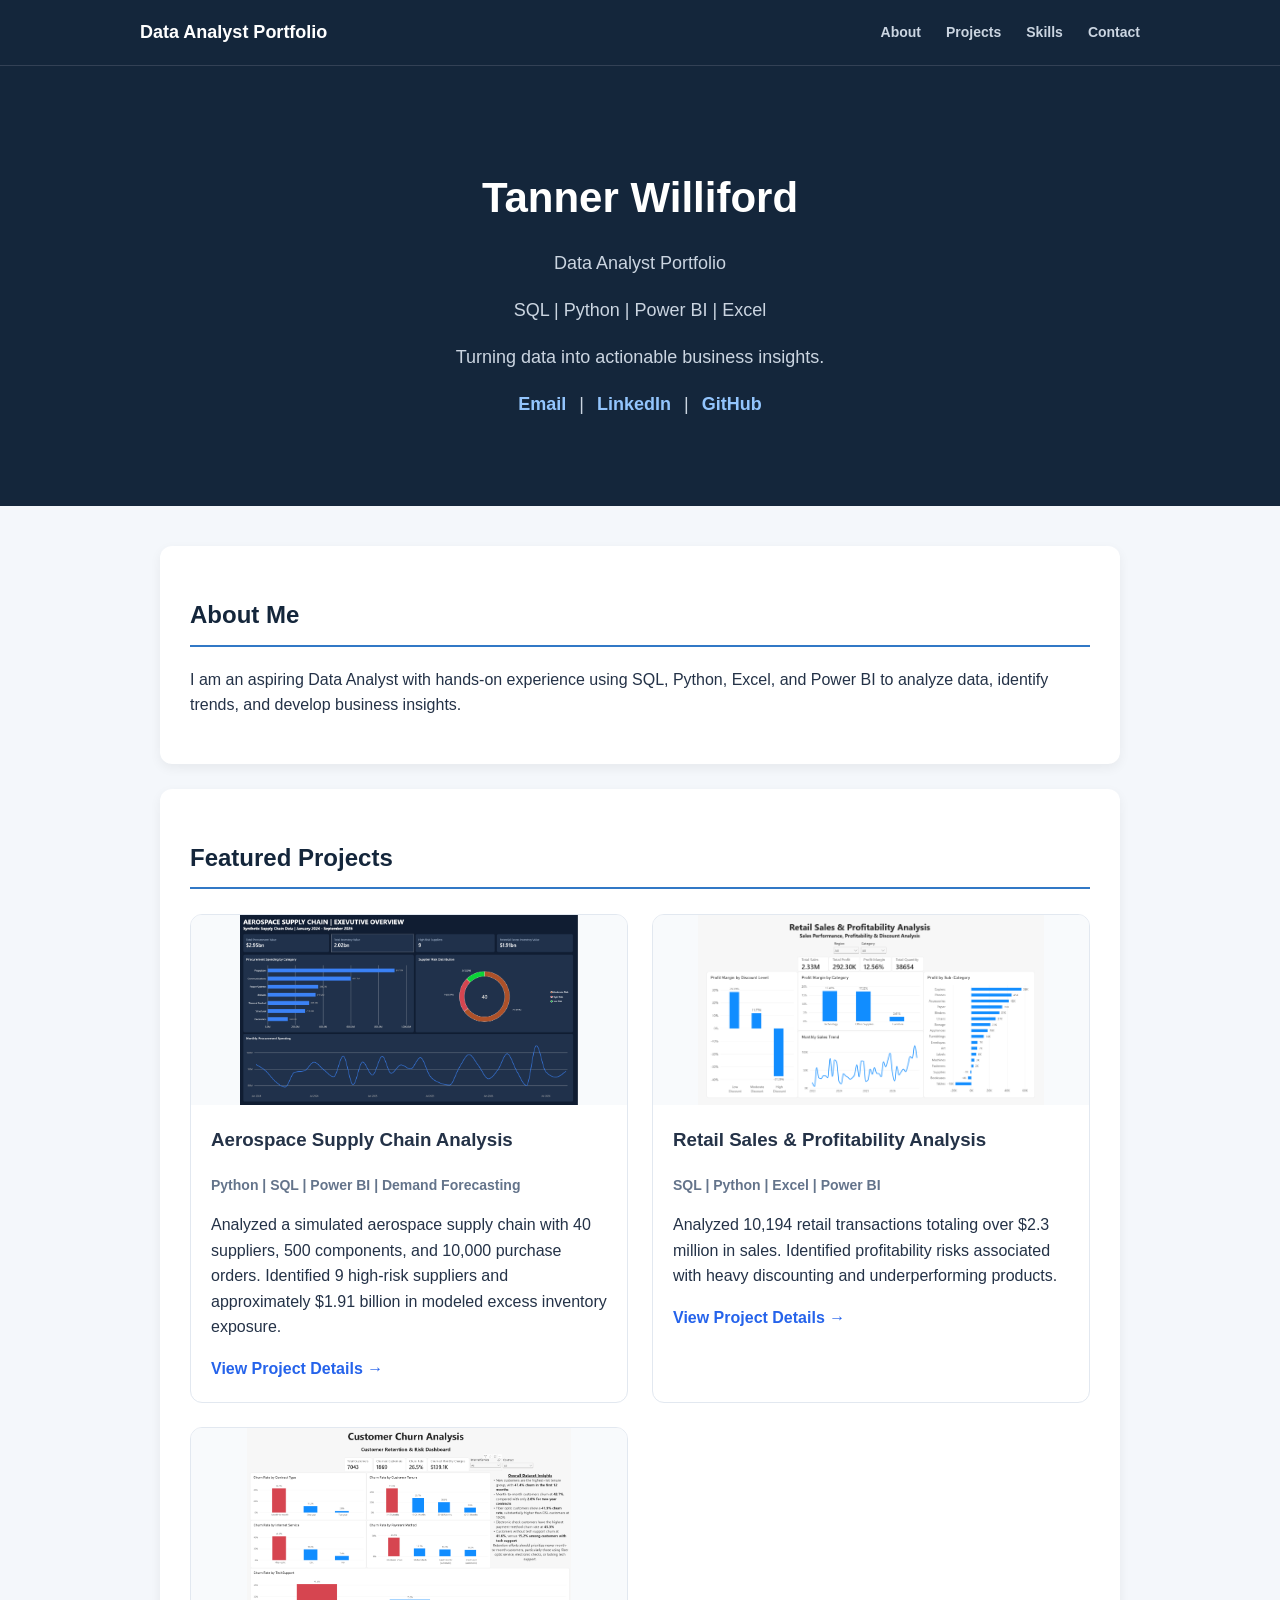
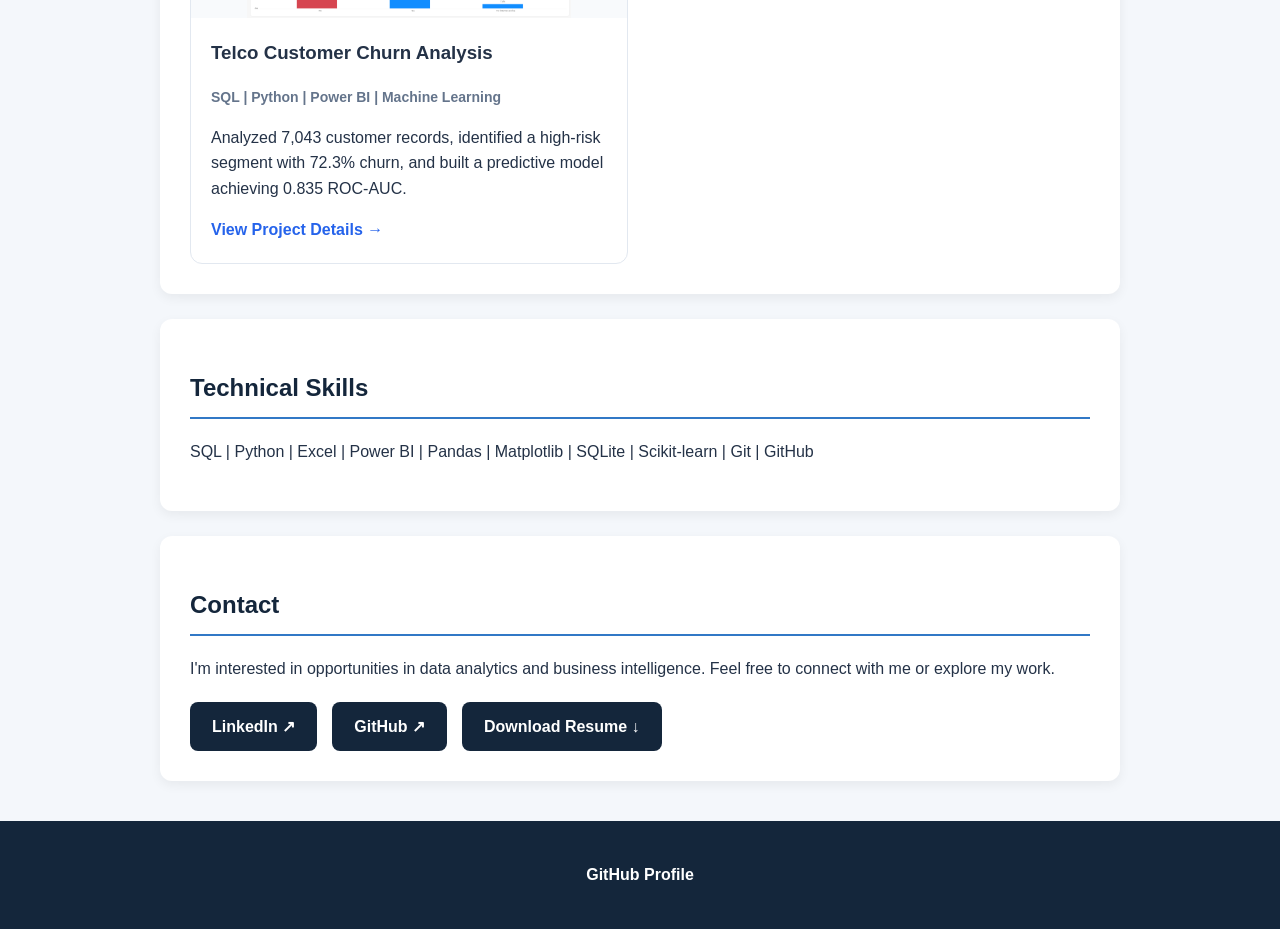
<file: index.html>
<!DOCTYPE html>
<html lang="en">

<head>
    <meta charset="UTF-8">
    <meta name="viewport" content="width=device-width, initial-scale=1.0">
    <title>Data Analyst Portfolio</title>
    <link rel="stylesheet" href="style.css">
</head>

<body>

    <!-- Navigation Bar -->
    <nav class="navbar">
        <div class="nav-container">
            <a href="#" class="nav-logo">Data Analyst Portfolio</a>

            <div class="nav-links">
                <a href="#about">About</a>
                <a href="#projects">Projects</a>
                <a href="#skills">Skills</a>
                <a href="#contact">Contact</a>
            </div>
        </div>
    </nav>

    <!-- Header -->
    <header>
        <h1>Tanner Williford</h1>

        <p>Data Analyst Portfolio</p>

        <p>SQL | Python | Power BI | Excel</p>

        <p>Turning data into actionable business insights.</p>

        <p>
            <a href="mailto:TannerWilliford2@pm.me">Email</a> |
            <a href="https://www.linkedin.com/in/tanner-williford-677b892a9/"
                target="_blank" rel="noopener noreferrer">LinkedIn</a> |
            <a href="https://github.com/tanmanwill"
                target="_blank" rel="noopener noreferrer">GitHub</a>
        </p>
    </header>


    <main>

        <!-- About Me -->
        <section id="about">
            <h2>About Me</h2>
            <p>
                I am an aspiring Data Analyst with hands-on experience
                using SQL, Python, Excel, and Power BI to analyze data,
                identify trends, and develop business insights.
            </p>
        </section>

       
        <!-- Featured Projects -->
        <section id="projects">
            <h2>Featured Projects</h2>

            <div class="projects-grid">

                <!-- Aerospace Supply Chain Project -->
                <article class="project-card">
                    <img
                        src="images/aerospace_executive_overview.png"
                        alt="Aerospace Supply Chain Power BI Dashboard"
                    >

                    <div class="project-content">
                        <h3>Aerospace Supply Chain Analysis</h3>

                        <p class="project-tools">
                            Python | SQL | Power BI | Demand Forecasting
                        </p>

                        <p>
                            Analyzed a simulated aerospace supply chain
                            with 40 suppliers, 500 components, and
                            10,000 purchase orders. Identified
                            9 high-risk suppliers and approximately
                            $1.91 billion in modeled excess
                            inventory exposure.
                        </p>

                        <a href="projects/aerospace-supply-chain.html">
                            View Project Details &rarr;
                        </a>
                    </div>
                </article>

                <!-- Retail Sales Project -->
                <article class="project-card">
                    <img
                        src="images/retail_dashboard.PNG"
                        alt="Retail Sales and Profitability Power BI Dashboard"
                    >

                    <div class="project-content">
                        <h3>Retail Sales &amp; Profitability Analysis</h3>

                        <p class="project-tools">
                            SQL | Python | Excel | Power BI
                        </p>

                        <p>
                            Analyzed 10,194 retail transactions totaling
                            over $2.3 million in sales. Identified
                            profitability risks associated with heavy
                            discounting and underperforming products.
                        </p>

                        <a href="projects/retail-sales.html">
                            View Project Details &rarr;
                        </a>
                    </div>
                </article>

                <!-- Customer Churn Project -->
                <article class="project-card">
                    <img
                        src="images/churn_dashboard.PNG"
                        alt="Telco Customer Churn Power BI Dashboard"
                    >

                    <div class="project-content">
                        <h3>Telco Customer Churn Analysis</h3>

                        <p class="project-tools">
                            SQL | Python | Power BI | Machine Learning
                        </p>

                        <p>
                            Analyzed 7,043 customer records, identified
                            a high-risk segment with 72.3% churn, and
                            built a predictive model achieving
                            0.835 ROC-AUC.
                        </p>

                        <a href="projects/telco-churn.html">
                            View Project Details &rarr;
                        </a>
                    </div>
                </article>

            </div>
        </section>


        <!-- Technical Skills -->
        <section id="skills">
            <h2>Technical Skills</h2>

            <p>
                SQL | Python | Excel | Power BI | Pandas |
                Matplotlib | SQLite | Scikit-learn | Git | GitHub
            </p>
        </section>
      
        <!-- Contact -->
        <section id="contact">
            <h2>Contact</h2>

            <p>
                I'm interested in opportunities in data analytics
                and business intelligence. Feel free to connect
                with me or explore my work.
            </p>

            <div class="contact-links">
                <a href="https://www.linkedin.com/in/tanner-williford-677b892a9/"
                target="_blank"
                rel="noopener noreferrer">
                    LinkedIn ↗
                </a>

                <a href="https://github.com/tanmanwill"
                target="_blank"
                rel="noopener noreferrer">
                    GitHub ↗
                </a>

                <a href="resume/TannerWilliford_Resume (2).pdf"
                target="_blank"
                rel="noopener noreferrer">
                    Download Resume ↓
                </a>

            </div>
        </section>

    </main>

    <!-- Footer -->
    <footer>
        <p>
            <a href="https://github.com/tanmanwill">
                GitHub Profile
            </a>
        </p>
    </footer>

</body>
</html>
</file>
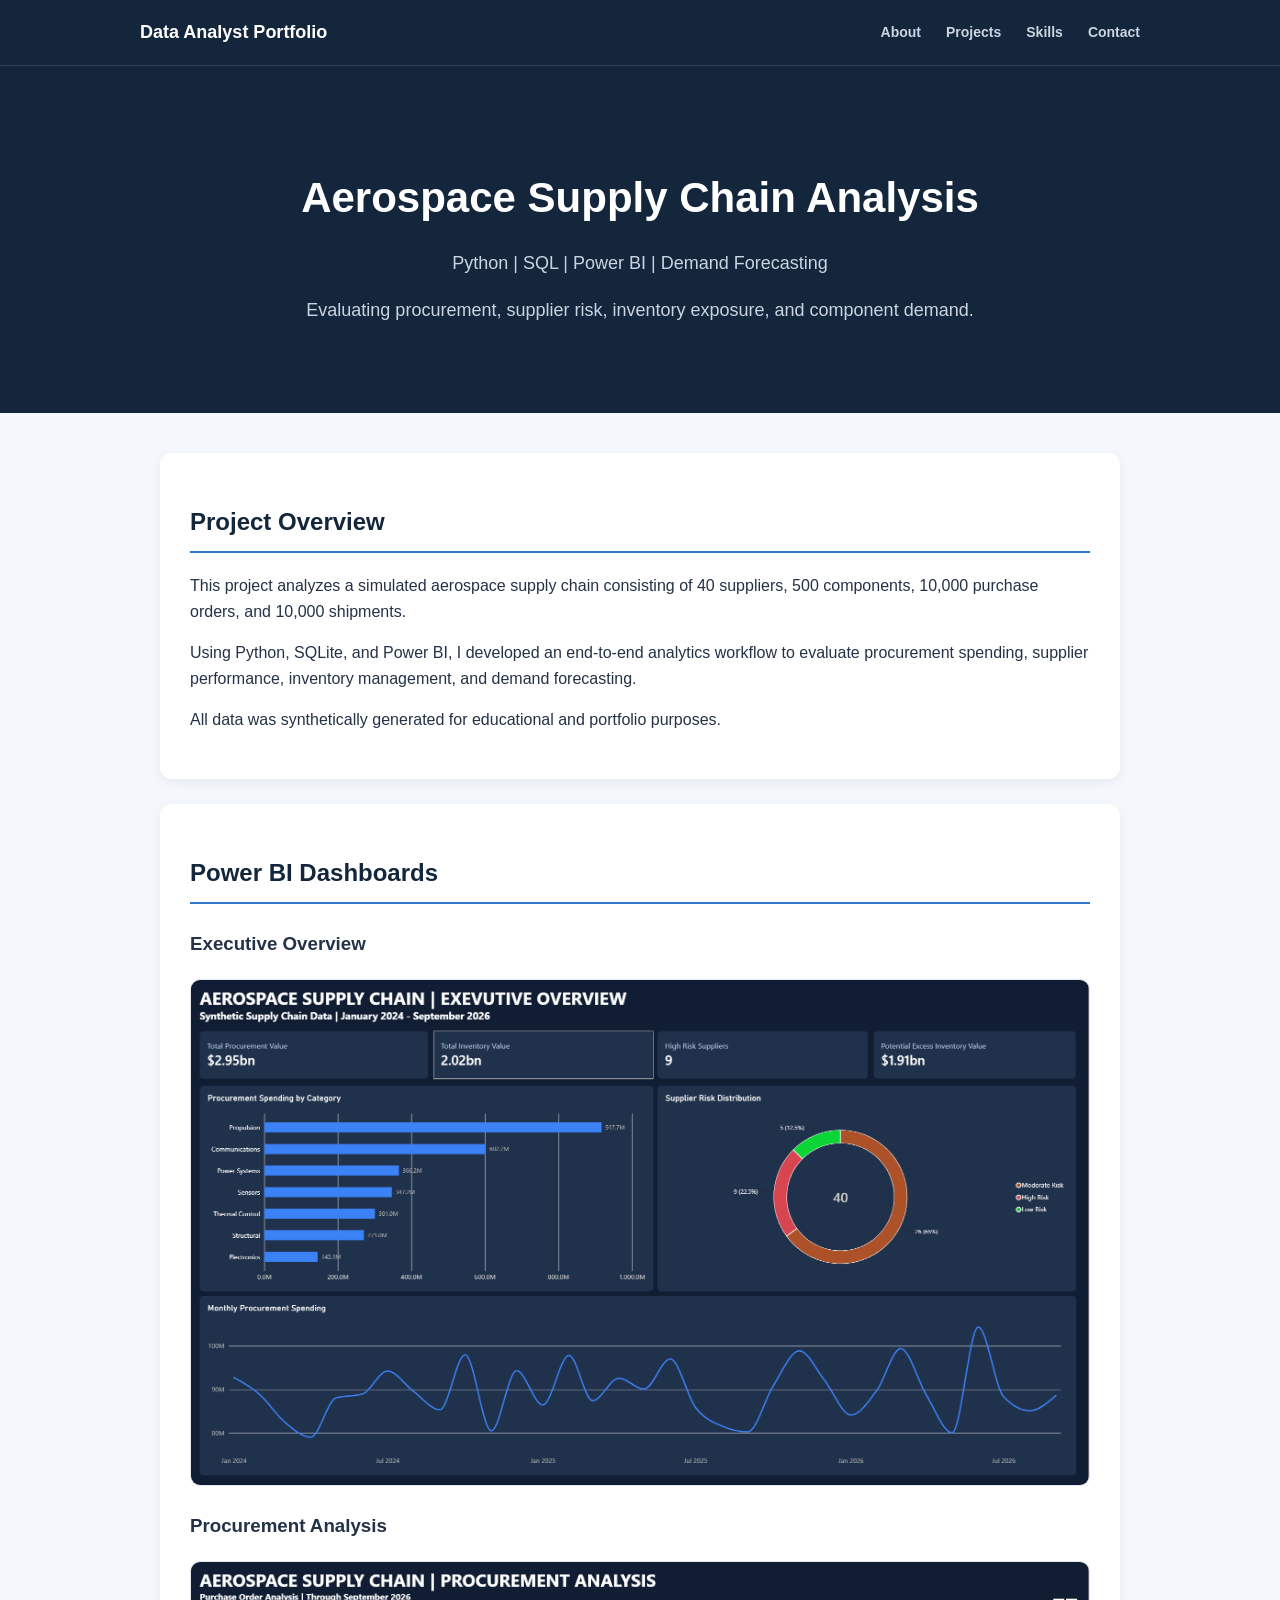
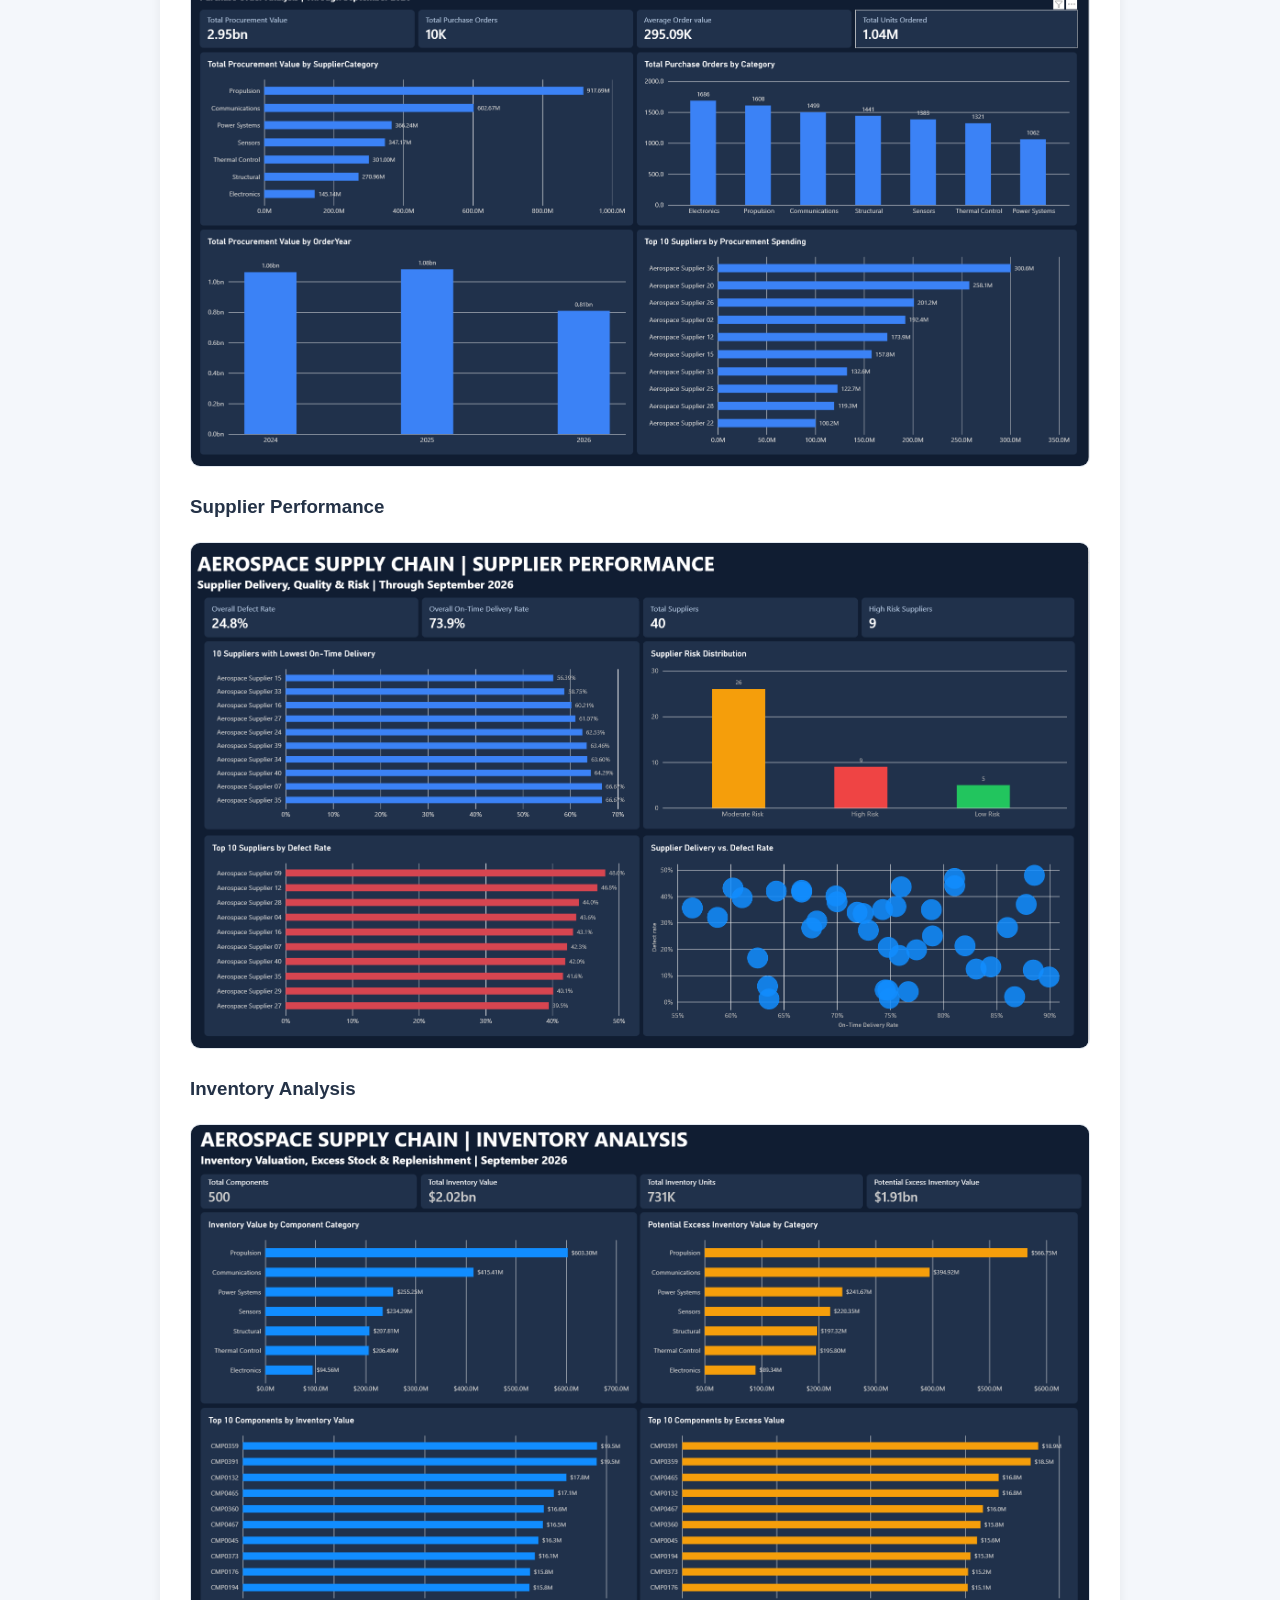
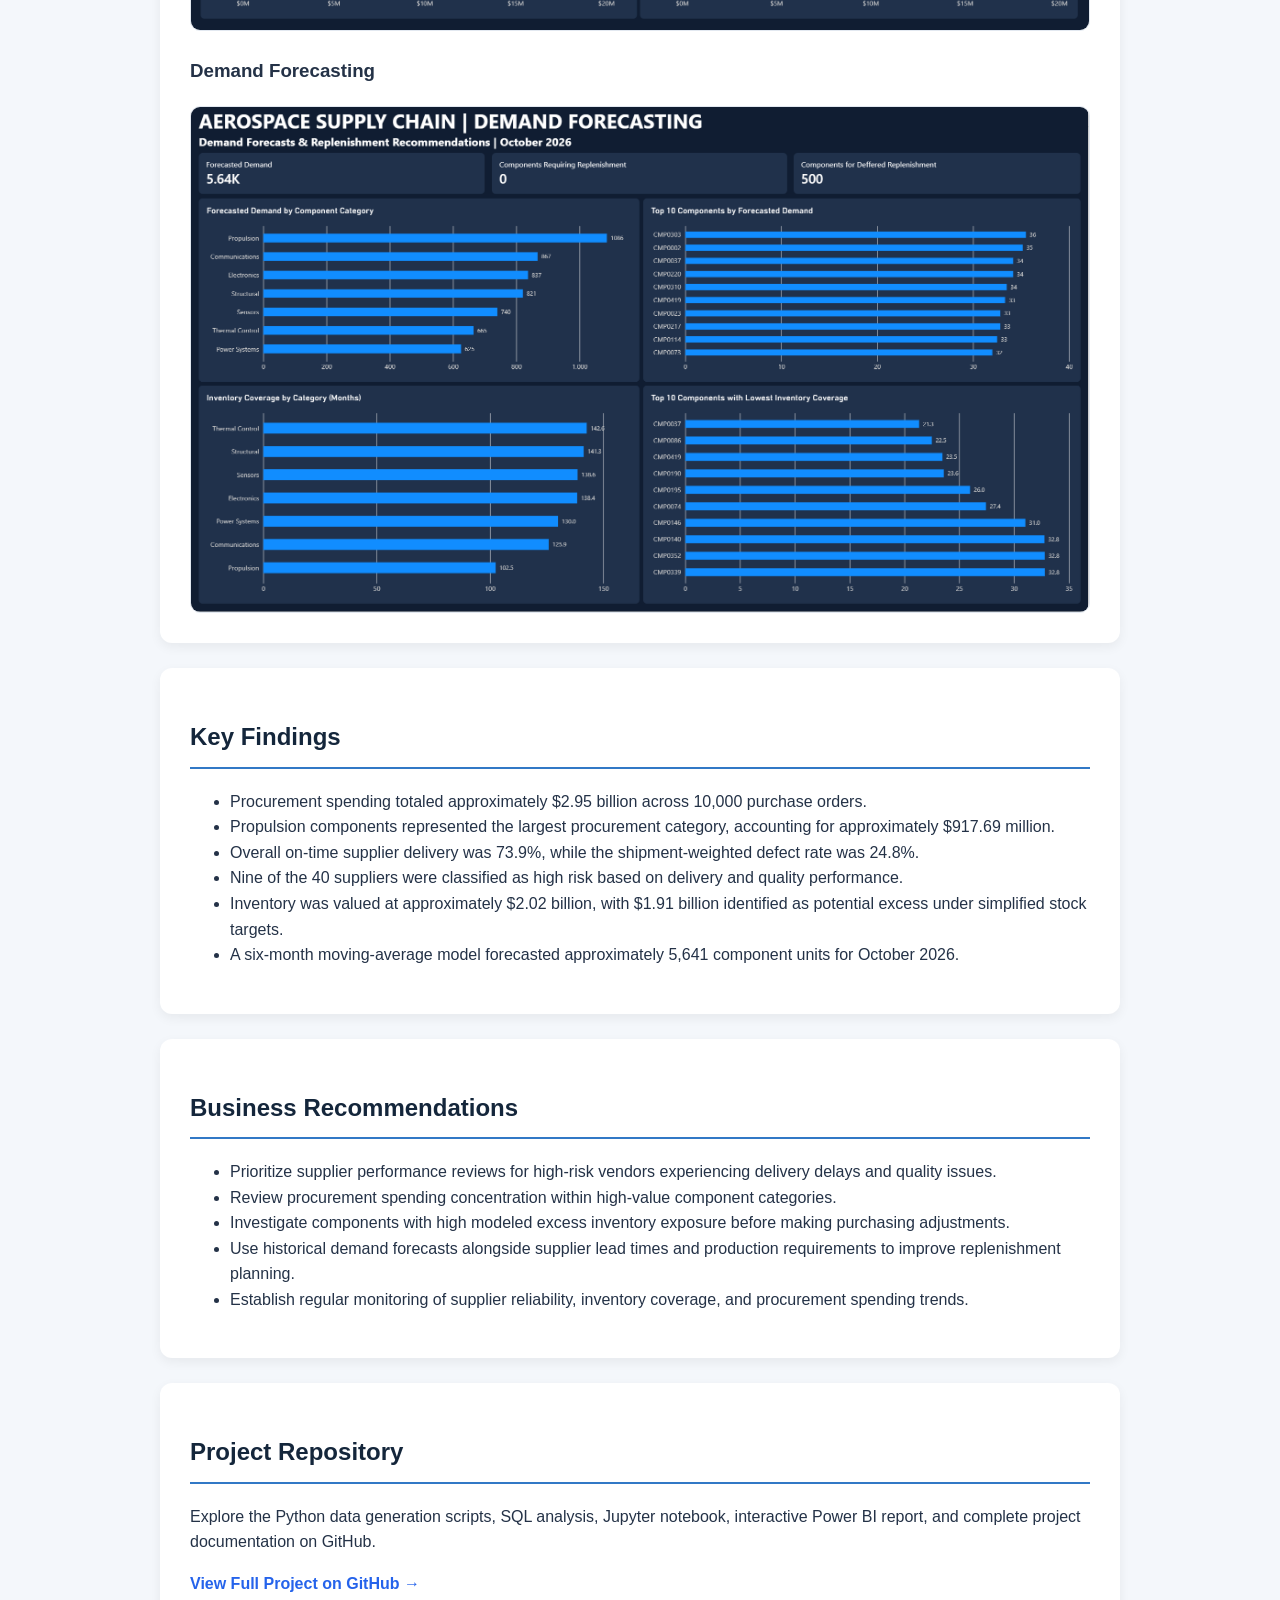
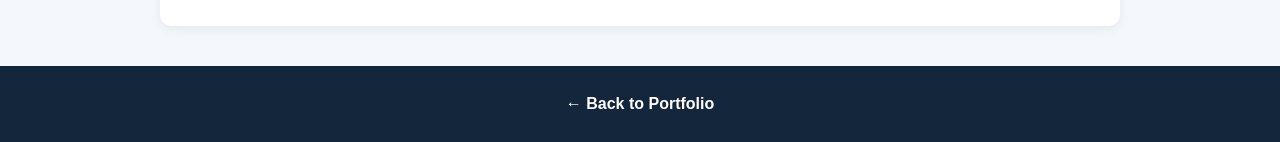
<file: projects/aerospace-supply-chain.html>
<!DOCTYPE html>
<html lang="en">

<head>
    <meta charset="UTF-8">
    <meta name="viewport" content="width=device-width, initial-scale=1.0">
    <title>Aerospace Supply Chain Analysis | Portfolio</title>
    <link rel="stylesheet" href="../style.css?v=2">
</head>

<body>

    <nav class="navbar">
        <div class="nav-container">
            <a href="../index.html" class="nav-logo">
                Data Analyst Portfolio
            </a>

            <div class="nav-links">
                <a href="../index.html#about">About</a>
                <a href="../index.html#projects">Projects</a>
                <a href="../index.html#skills">Skills</a>
                <a href="../index.html#contact">Contact</a>
            </div>
        </div>
    </nav>

    <header>
        <h1>Aerospace Supply Chain Analysis</h1>
        <p>Python | SQL | Power BI | Demand Forecasting</p>
        <p>
            Evaluating procurement, supplier risk,
            inventory exposure, and component demand.
        </p>
    </header>

    <main>

        <section>
            <h2>Project Overview</h2>
            <p>
                This project analyzes a simulated aerospace
                supply chain consisting of 40 suppliers,
                500 components, 10,000 purchase orders,
                and 10,000 shipments.
            </p>
            <p>
                Using Python, SQLite, and Power BI,
                I developed an end-to-end analytics workflow
                to evaluate procurement spending, supplier
                performance, inventory management, and
                demand forecasting.
            </p>
            <p>
                All data was synthetically generated
                for educational and portfolio purposes.
            </p>
        </section>

        <section>
            <h2>Power BI Dashboards</h2>

            <h3>Executive Overview</h3>
            <img
                src="../images/aerospace_executive_overview.png"
                alt="Aerospace Executive Overview Dashboard"
                class="dashboard-image"
            >

            <h3>Procurement Analysis</h3>
            <img
                src="../images/aerospace_procurement.png"
                alt="Aerospace Procurement Dashboard"
                class="dashboard-image"
            >

            <h3>Supplier Performance</h3>
            <img
                src="../images/aerospace_supplier_performance.png"
                alt="Aerospace Supplier Performance Dashboard"
                class="dashboard-image"
            >

            <h3>Inventory Analysis</h3>
            <img
                src="../images/aerospace_inventory.png"
                alt="Aerospace Inventory Dashboard"
                class="dashboard-image"
            >

            <h3>Demand Forecasting</h3>
            <img
                src="../images/aerospace_demand_forecasting.png"
                alt="Aerospace Demand Forecasting Dashboard"
                class="dashboard-image"
            >
        </section>

        <section>
            <h2>Key Findings</h2>

            <ul>
                <li>
                    Procurement spending totaled approximately
                    $2.95 billion across 10,000 purchase orders.
                </li>
                <li>
                    Propulsion components represented the
                    largest procurement category, accounting
                    for approximately $917.69 million.
                </li>
                <li>
                    Overall on-time supplier delivery was 73.9%,
                    while the shipment-weighted defect rate
                    was 24.8%.
                </li>
                <li>
                    Nine of the 40 suppliers were classified
                    as high risk based on delivery and
                    quality performance.
                </li>
                <li>
                    Inventory was valued at approximately
                    $2.02 billion, with $1.91 billion
                    identified as potential excess under
                    simplified stock targets.
                </li>
                <li>
                    A six-month moving-average model forecasted
                    approximately 5,641 component units
                    for October 2026.
                </li>
            </ul>
        </section>

        <section>
            <h2>Business Recommendations</h2>

            <ul>
                <li>
                    Prioritize supplier performance reviews
                    for high-risk vendors experiencing
                    delivery delays and quality issues.
                </li>
                <li>
                    Review procurement spending concentration
                    within high-value component categories.
                </li>
                <li>
                    Investigate components with high modeled
                    excess inventory exposure before
                    making purchasing adjustments.
                </li>
                <li>
                    Use historical demand forecasts alongside
                    supplier lead times and production
                    requirements to improve replenishment
                    planning.
                </li>
                <li>
                    Establish regular monitoring of supplier
                    reliability, inventory coverage,
                    and procurement spending trends.
                </li>
            </ul>
        </section>

        <section>
            <h2>Project Repository</h2>

            <p>
                Explore the Python data generation scripts,
                SQL analysis, Jupyter notebook,
                interactive Power BI report, and
                complete project documentation on GitHub.
            </p>

            <a
                href="https://github.com/tanmanwill/Aerospace-Supply-Chain-Analysis"
                target="_blank"
                rel="noopener noreferrer"
            >
                View Full Project on GitHub &rarr;
            </a>
        </section>

    </main>

    <footer>
        <a href="../index.html#projects">
            &larr; Back to Portfolio
        </a>
    </footer>

</body>
</html>
</file>
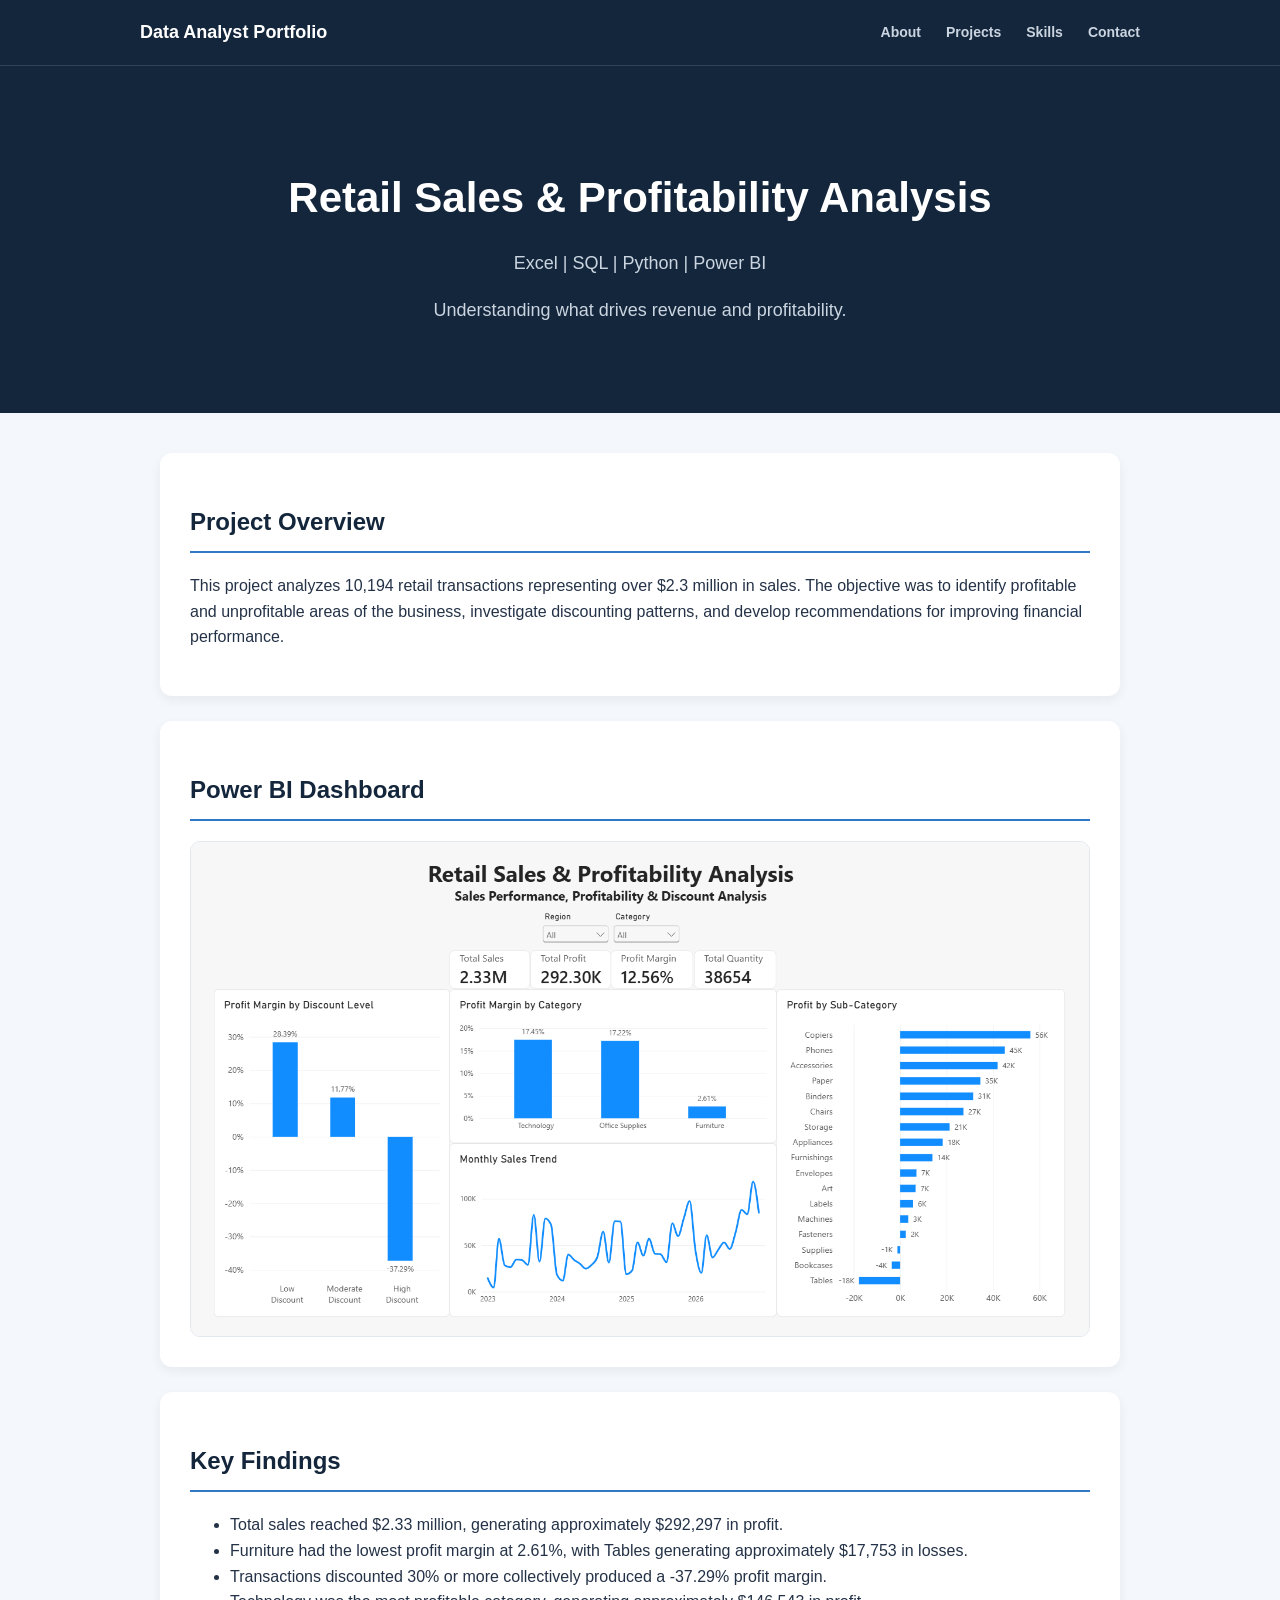
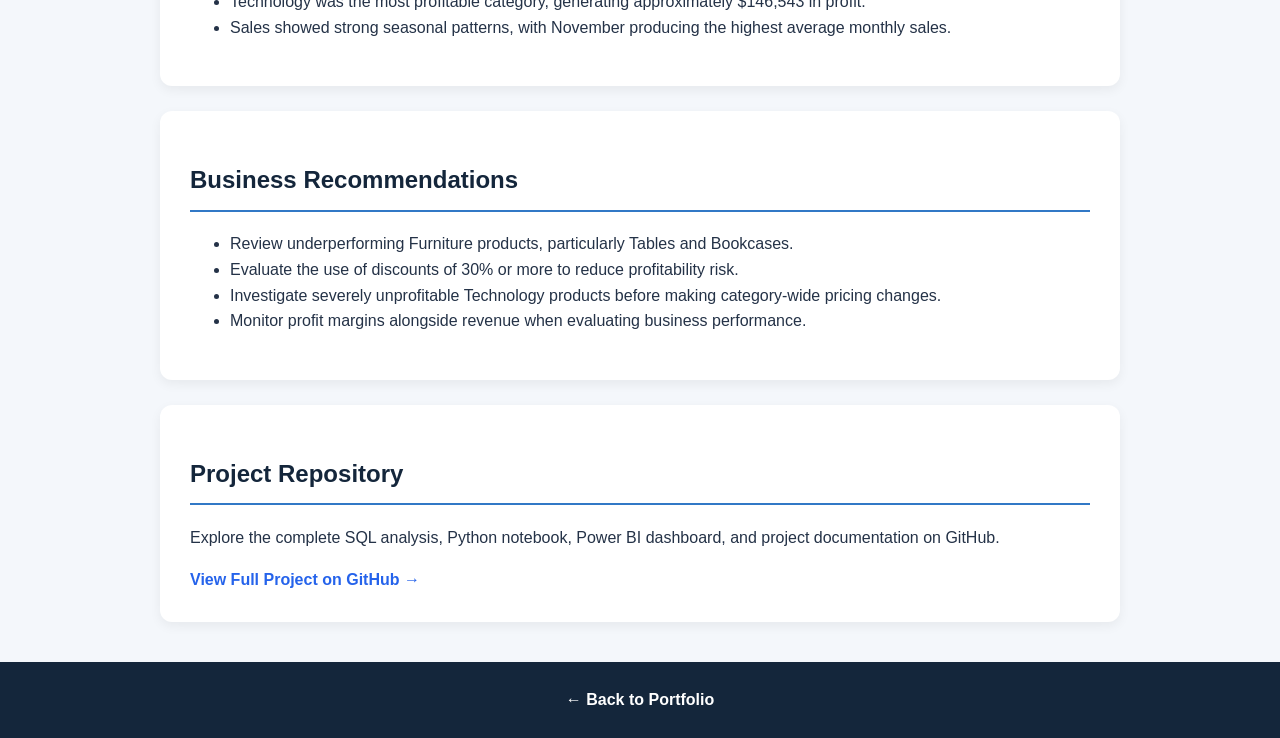
<file: projects/retail-sales.html>
<!DOCTYPE html>
<html lang="en">

<head>
    <meta charset="UTF-8">
    <meta name="viewport" content="width=device-width, initial-scale=1.0">
    <title>Retail Sales &amp; Profitability Analysis | Portfolio</title>
    <link rel="stylesheet" href="../style.css?v=2">
</head>

<body>

    <nav class="navbar">
        <div class="nav-container">
            <a href="../index.html" class="nav-logo">
                Data Analyst Portfolio
            </a>

            <div class="nav-links">
                <a href="../index.html#about">About</a>
                <a href="../index.html#projects">Projects</a>
                <a href="../index.html#skills">Skills</a>
                <a href="../index.html#contact">Contact</a>
            </div>
        </div>
    </nav>

    <header>
        <h1>Retail Sales &amp; Profitability Analysis</h1>
        <p>Excel | SQL | Python | Power BI</p>
        <p>Understanding what drives revenue and profitability.</p>
    </header>

    <main>

        <section>
            <h2>Project Overview</h2>
            <p>
                This project analyzes 10,194 retail transactions
                representing over $2.3 million in sales.
                The objective was to identify profitable and
                unprofitable areas of the business, investigate
                discounting patterns, and develop recommendations
                for improving financial performance.
            </p>
        </section>

        <section>
            <h2>Power BI Dashboard</h2>

            <img
                src="../images/retail_dashboard.PNG"
                alt="Retail Sales and Profitability Dashboard"
                class="dashboard-image"
            >
        </section>

        <section>
            <h2>Key Findings</h2>

            <ul>
                <li>
                    Total sales reached $2.33 million,
                    generating approximately $292,297 in profit.
                </li>
                <li>
                    Furniture had the lowest profit margin
                    at 2.61%, with Tables generating
                    approximately $17,753 in losses.
                </li>
                <li>
                    Transactions discounted 30% or more
                    collectively produced a -37.29%
                    profit margin.
                </li>
                <li>
                    Technology was the most profitable
                    category, generating approximately
                    $146,543 in profit.
                </li>
                <li>
                    Sales showed strong seasonal patterns,
                    with November producing the highest
                    average monthly sales.
                </li>
            </ul>
        </section>

        <section>
            <h2>Business Recommendations</h2>

            <ul>
                <li>
                    Review underperforming Furniture products,
                    particularly Tables and Bookcases.
                </li>
                <li>
                    Evaluate the use of discounts of 30% or more
                    to reduce profitability risk.
                </li>
                <li>
                    Investigate severely unprofitable Technology
                    products before making category-wide
                    pricing changes.
                </li>
                <li>
                    Monitor profit margins alongside revenue
                    when evaluating business performance.
                </li>
            </ul>
        </section>

        <section>
            <h2>Project Repository</h2>
            <p>
                Explore the complete SQL analysis,
                Python notebook, Power BI dashboard,
                and project documentation on GitHub.
            </p>

            <a
                href="https://github.com/tanmanwill/Retail-Sales-Profitability-Analysis"
                target="_blank"
                rel="noopener noreferrer"
            >
                View Full Project on GitHub &rarr;
            </a>
        </section>

    </main>

    <footer>
        <a href="../index.html#projects">
            &larr; Back to Portfolio
        </a>
    </footer>

</body>
</html>
</file>
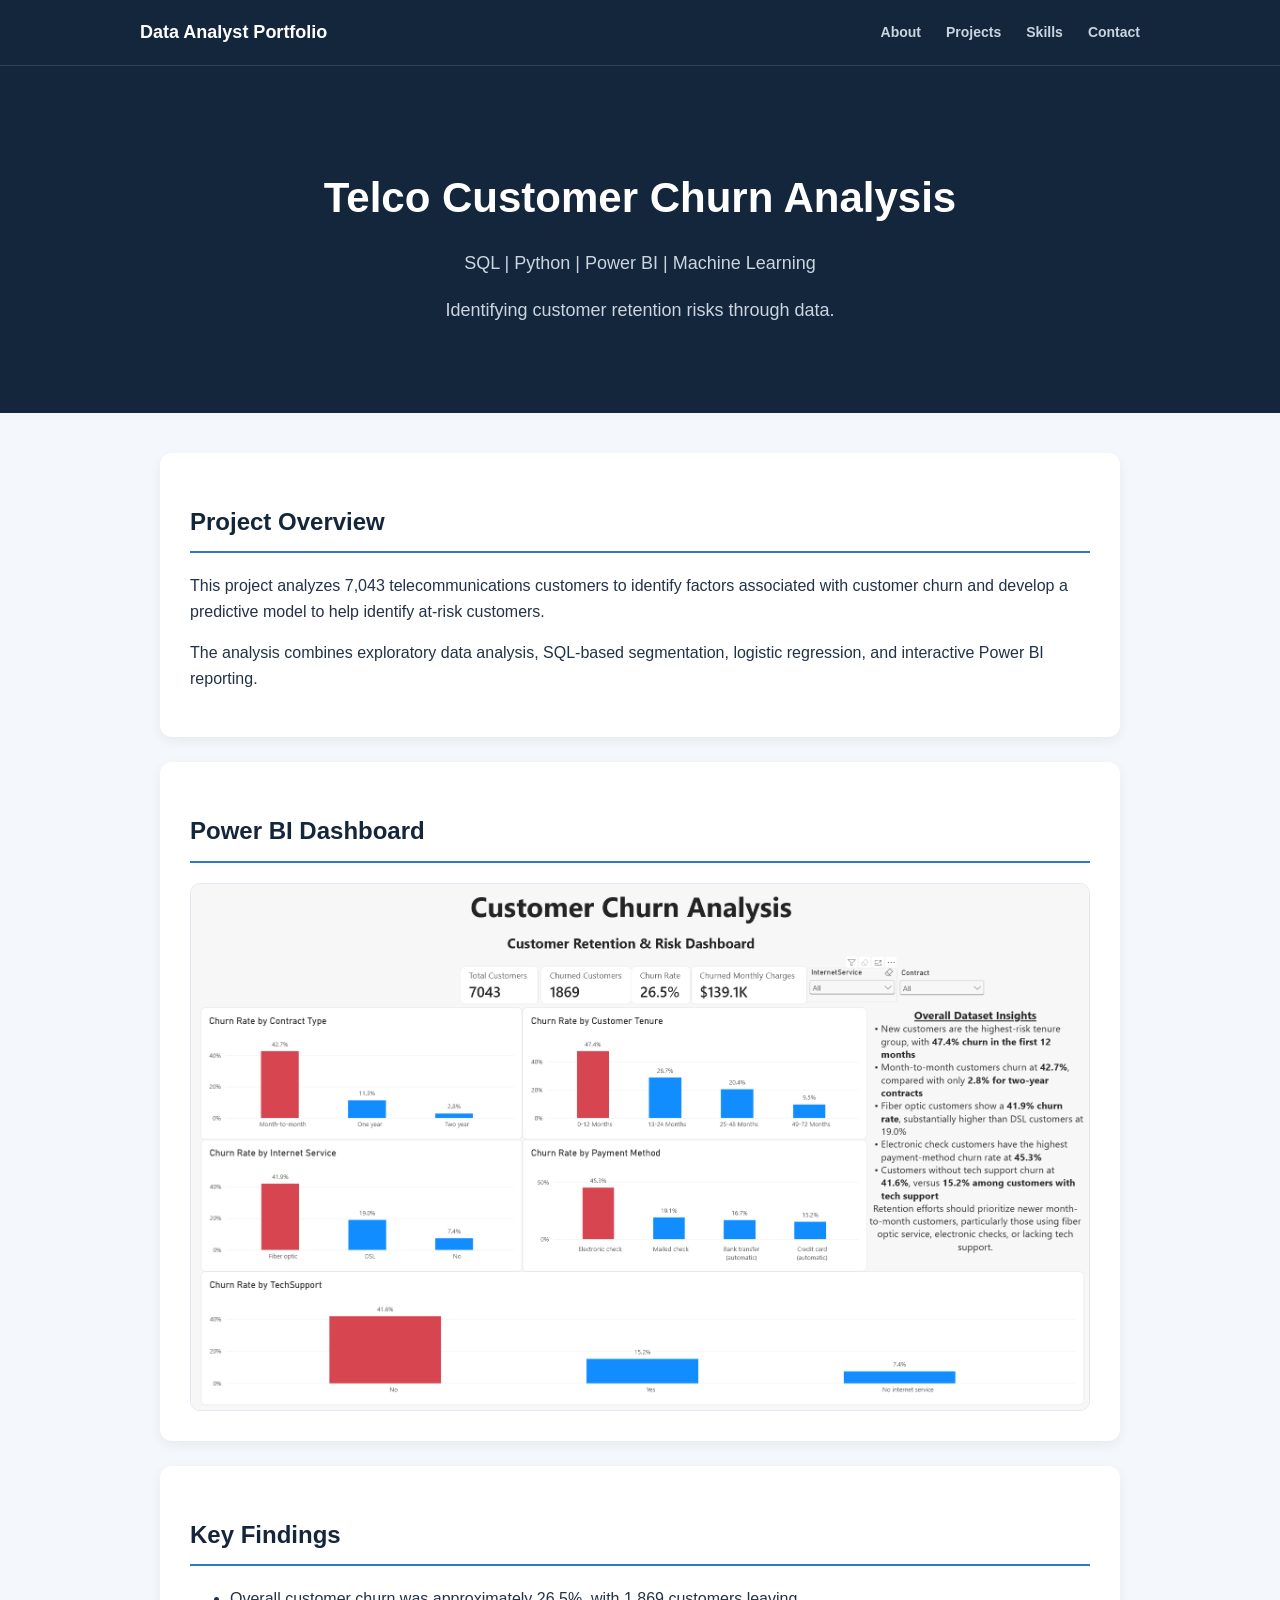
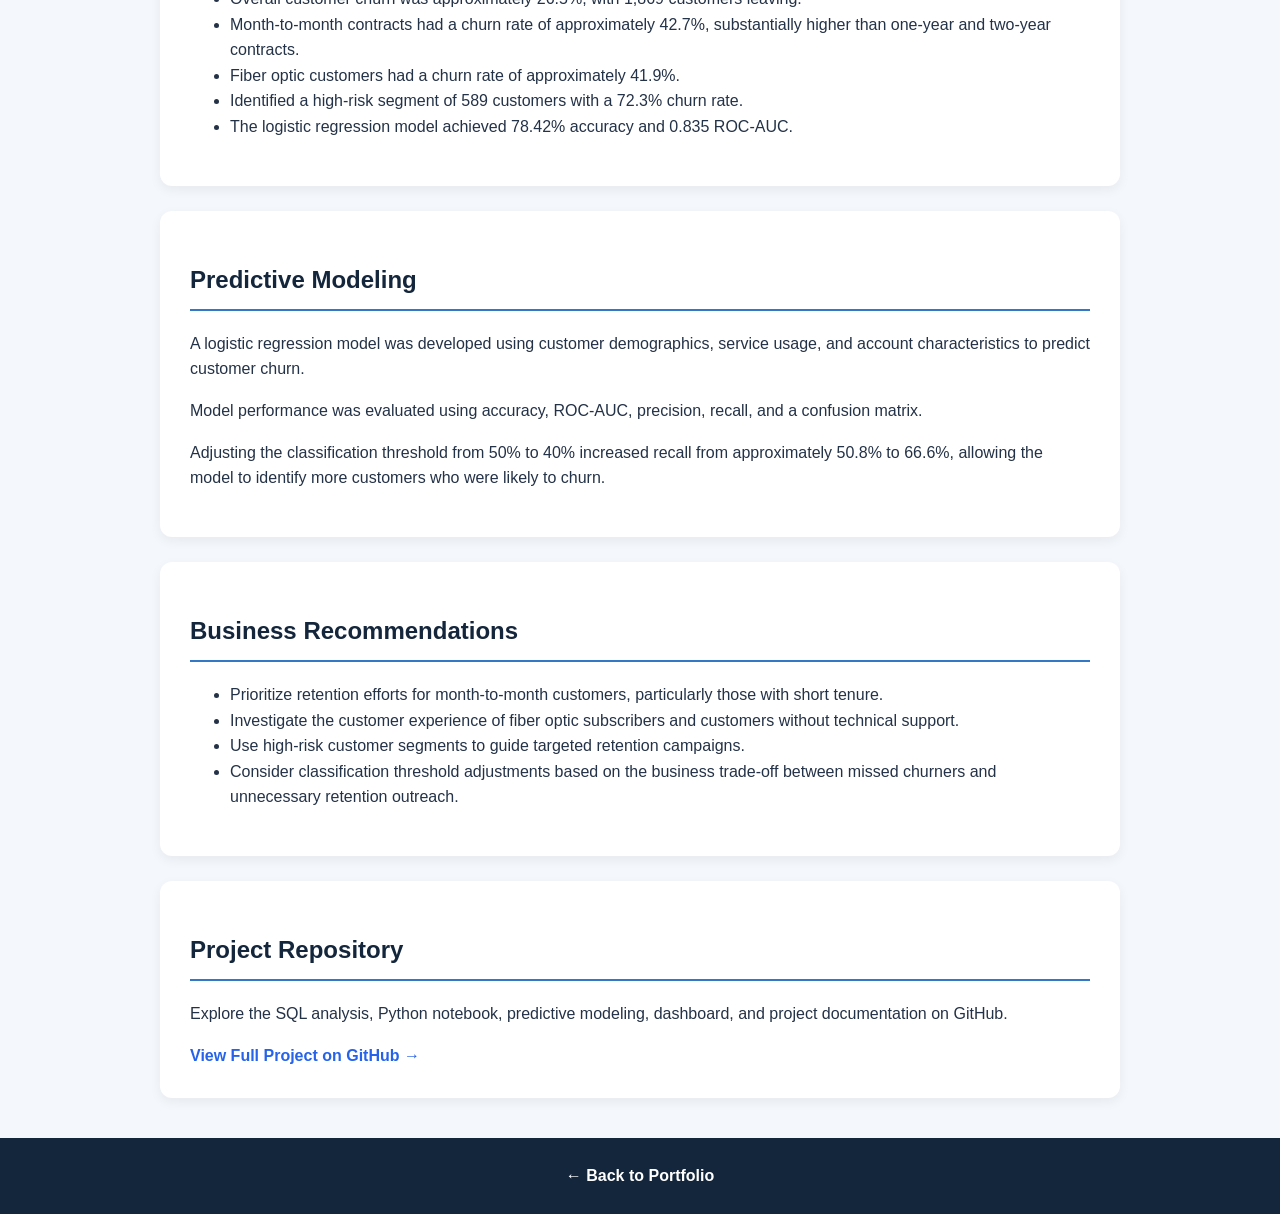
<file: projects/telco-churn.html>
<!DOCTYPE html>
<html lang="en">

<head>
    <meta charset="UTF-8">
    <meta name="viewport" content="width=device-width, initial-scale=1.0">
    <title>Telco Customer Churn Analysis | Portfolio</title>
    <link rel="stylesheet" href="../style.css?v=2">
</head>

<body>

    <!-- Navigation -->
    <nav class="navbar">
        <div class="nav-container">
            <a href="../index.html" class="nav-logo">
                Data Analyst Portfolio
            </a>

            <div class="nav-links">
                <a href="../index.html#about">About</a>
                <a href="../index.html#projects">Projects</a>
                <a href="../index.html#skills">Skills</a>
                <a href="../index.html#contact">Contact</a>
            </div>
        </div>
    </nav>

    <!-- Project Header -->
    <header>
        <h1>Telco Customer Churn Analysis</h1>
        <p>SQL | Python | Power BI | Machine Learning</p>
        <p>Identifying customer retention risks through data.</p>
    </header>

    <main>

        <!-- Overview -->
        <section>
            <h2>Project Overview</h2>
            <p>
                This project analyzes 7,043 telecommunications
                customers to identify factors associated with
                customer churn and develop a predictive model
                to help identify at-risk customers.
            </p>
            <p>
                The analysis combines exploratory data analysis,
                SQL-based segmentation, logistic regression,
                and interactive Power BI reporting.
            </p>
        </section>

        <!-- Dashboard -->
        <section>
            <h2>Power BI Dashboard</h2>

            <img
                src="../images/churn_dashboard.PNG"
                alt="Customer Churn Power BI Dashboard"
                class="dashboard-image"
            >
        </section>

        <!-- Key Findings -->
        <section>
            <h2>Key Findings</h2>

            <ul>
                <li>
                    Overall customer churn was approximately
                    26.5%, with 1,869 customers leaving.
                </li>
                <li>
                    Month-to-month contracts had a churn rate
                    of approximately 42.7%, substantially
                    higher than one-year and two-year contracts.
                </li>
                <li>
                    Fiber optic customers had a churn rate
                    of approximately 41.9%.
                </li>
                <li>
                    Identified a high-risk segment of 589
                    customers with a 72.3% churn rate.
                </li>
                <li>
                    The logistic regression model achieved
                    78.42% accuracy and 0.835 ROC-AUC.
                </li>
            </ul>
        </section>

        <!-- Predictive Modeling -->
        <section>
            <h2>Predictive Modeling</h2>

            <p>
                A logistic regression model was developed
                using customer demographics, service usage,
                and account characteristics to predict
                customer churn.
            </p>

            <p>
                Model performance was evaluated using
                accuracy, ROC-AUC, precision, recall,
                and a confusion matrix.
            </p>

            <p>
                Adjusting the classification threshold
                from 50% to 40% increased recall from
                approximately 50.8% to 66.6%, allowing
                the model to identify more customers
                who were likely to churn.
            </p>
        </section>

        <!-- Recommendations -->
        <section>
            <h2>Business Recommendations</h2>

            <ul>
                <li>
                    Prioritize retention efforts for
                    month-to-month customers, particularly
                    those with short tenure.
                </li>
                <li>
                    Investigate the customer experience
                    of fiber optic subscribers and
                    customers without technical support.
                </li>
                <li>
                    Use high-risk customer segments
                    to guide targeted retention campaigns.
                </li>
                <li>
                    Consider classification threshold
                    adjustments based on the business
                    trade-off between missed churners
                    and unnecessary retention outreach.
                </li>
            </ul>
        </section>

        <!-- Repository -->
        <section>
            <h2>Project Repository</h2>

            <p>
                Explore the SQL analysis, Python notebook,
                predictive modeling, dashboard, and
                project documentation on GitHub.
            </p>

            <a
                href="https://github.com/tanmanwill/Telco-Customer-Churn_Analysis"
                target="_blank"
                rel="noopener noreferrer"
            >
                View Full Project on GitHub &rarr;
            </a>
        </section>

    </main>

    <!-- Footer -->
    <footer>
        <a href="../index.html#projects">
            &larr; Back to Portfolio
        </a>
    </footer>

</body>
</html>
</file>
<file: style.css>
/* General page styling */
* {
    box-sizing: border-box;
}

body {
    margin: 0;
    font-family: Arial, sans-serif;
    background-color: #f4f7fb;
    color: #243247;
    line-height: 1.6;
}

/* Header */
header {
    background-color: #14263b;
    color: white;
    text-align: center;
    padding: 70px 20px;
}

header h1 {
    font-size: 42px;
    margin-bottom: 10px;
}

header p {
    font-size: 18px;
    color: #cbd5e1;
}

/* Main content */
main {
    max-width: 1000px;
    margin: 40px auto;
    padding: 0 20px;
}

section {
    background-color: white;
    padding: 30px;
    margin-bottom: 25px;
    border-radius: 12px;
    box-shadow: 0 4px 12px rgba(0, 0, 0, 0.06);
}

h2 {
    color: #14263b;
    border-bottom: 2px solid #3178c6;
    padding-bottom: 10px;
}

/* Links */
a {
    color: #2563eb;
    text-decoration: none;
    font-weight: bold;
}

a:hover {
    text-decoration: underline;
}

/* Project headings */
h3 {
    margin-top: 25px;
    color: #243247;
}

/* Footer */
footer {
    background-color: #14263b;
    text-align: center;
    padding: 25px;
}

footer a {
    color: white;
}

/* Mobile responsiveness */
@media (max-width: 600px) {
    header h1 {
        font-size: 30px;
    }

    header {
        padding: 45px 20px;
    }

    section {
        padding: 20px;
    }
}


/* Featured project cards */
.projects-grid {
    display: grid;
    grid-template-columns: repeat(2, minmax(0, 1fr));
    gap: 24px;
    margin-top: 25px;
}

.project-card {
    border: 1px solid #e2e8f0;
    border-radius: 12px;
    overflow: hidden;
    background: #ffffff;
    transition: transform 0.2s, box-shadow 0.2s;
}

.project-card:hover {
    transform: translateY(-4px);
    box-shadow: 0 8px 20px rgba(0, 0, 0, 0.1);
}

.project-card img {
    display: block;
    width: 100%;
    height: 190px;
    object-fit: contain;
    background: #f8fafc;
}

.project-content {
    padding: 20px;
}

.project-content h3 {
    margin-top: 0;
}

.project-tools {
    color: #64748b;
    font-size: 14px;
    font-weight: bold;
}

@media (max-width: 700px) {
    .projects-grid {
        grid-template-columns: 1fr;
    }
}


/* Navigation bar */
.navbar {
    background-color: #14263b;
    padding: 18px 20px;
    border-bottom: 1px solid #334155;
}

.nav-container {
    max-width: 1000px;
    margin: 0 auto;
    display: flex;
    justify-content: space-between;
    align-items: center;
    gap: 20px;
}

.nav-logo {
    color: white;
    font-size: 18px;
    font-weight: bold;
}

.nav-links {
    display: flex;
    gap: 25px;
}

.nav-links a {
    color: #cbd5e1;
    font-size: 14px;
}

.nav-links a:hover {
    color: white;
}

html {
    scroll-behavior: smooth;
}

/* Mobile navigation */
@media (max-width: 600px) {
    .nav-container {
        flex-direction: column;
    }

    .nav-links {
        flex-wrap: wrap;
        justify-content: center;
        gap: 15px;
    }
}


/* Contact links */
.contact-links {
    display: flex;
    flex-wrap: wrap;
    gap: 15px;
    margin-top: 20px;
}

.contact-links a {
    display: inline-block;
    background-color: #14263b;
    color: white;
    padding: 12px 22px;
    border-radius: 8px;
    transition: background-color 0.2s;
}

.contact-links a:hover {
    background-color: #2563eb;
    text-decoration: none;
}

/* Header links */
header a {
    color: #93c5fd;
    margin: 0 8px;
}

header a:hover {
    color: white;
}


/* Project detail page dashboard */
.dashboard-image {
    display: block;
    width: 100%;
    max-width: 100%;
    height: auto;
    object-fit: contain;
    box-sizing: border-box;
    border-radius: 10px;
    border: 1px solid #e2e8f0;
    margin: 20px auto 0;
}


/* Force dashboard screenshots to fit inside their sections */
section img.dashboard-image {
    display: block;
    width: 100%;
    max-width: 100%;
    height: auto;
    box-sizing: border-box;
    object-fit: contain;
}

section {
    min-width: 0;
    overflow-wrap: break-word;
}
</file>
